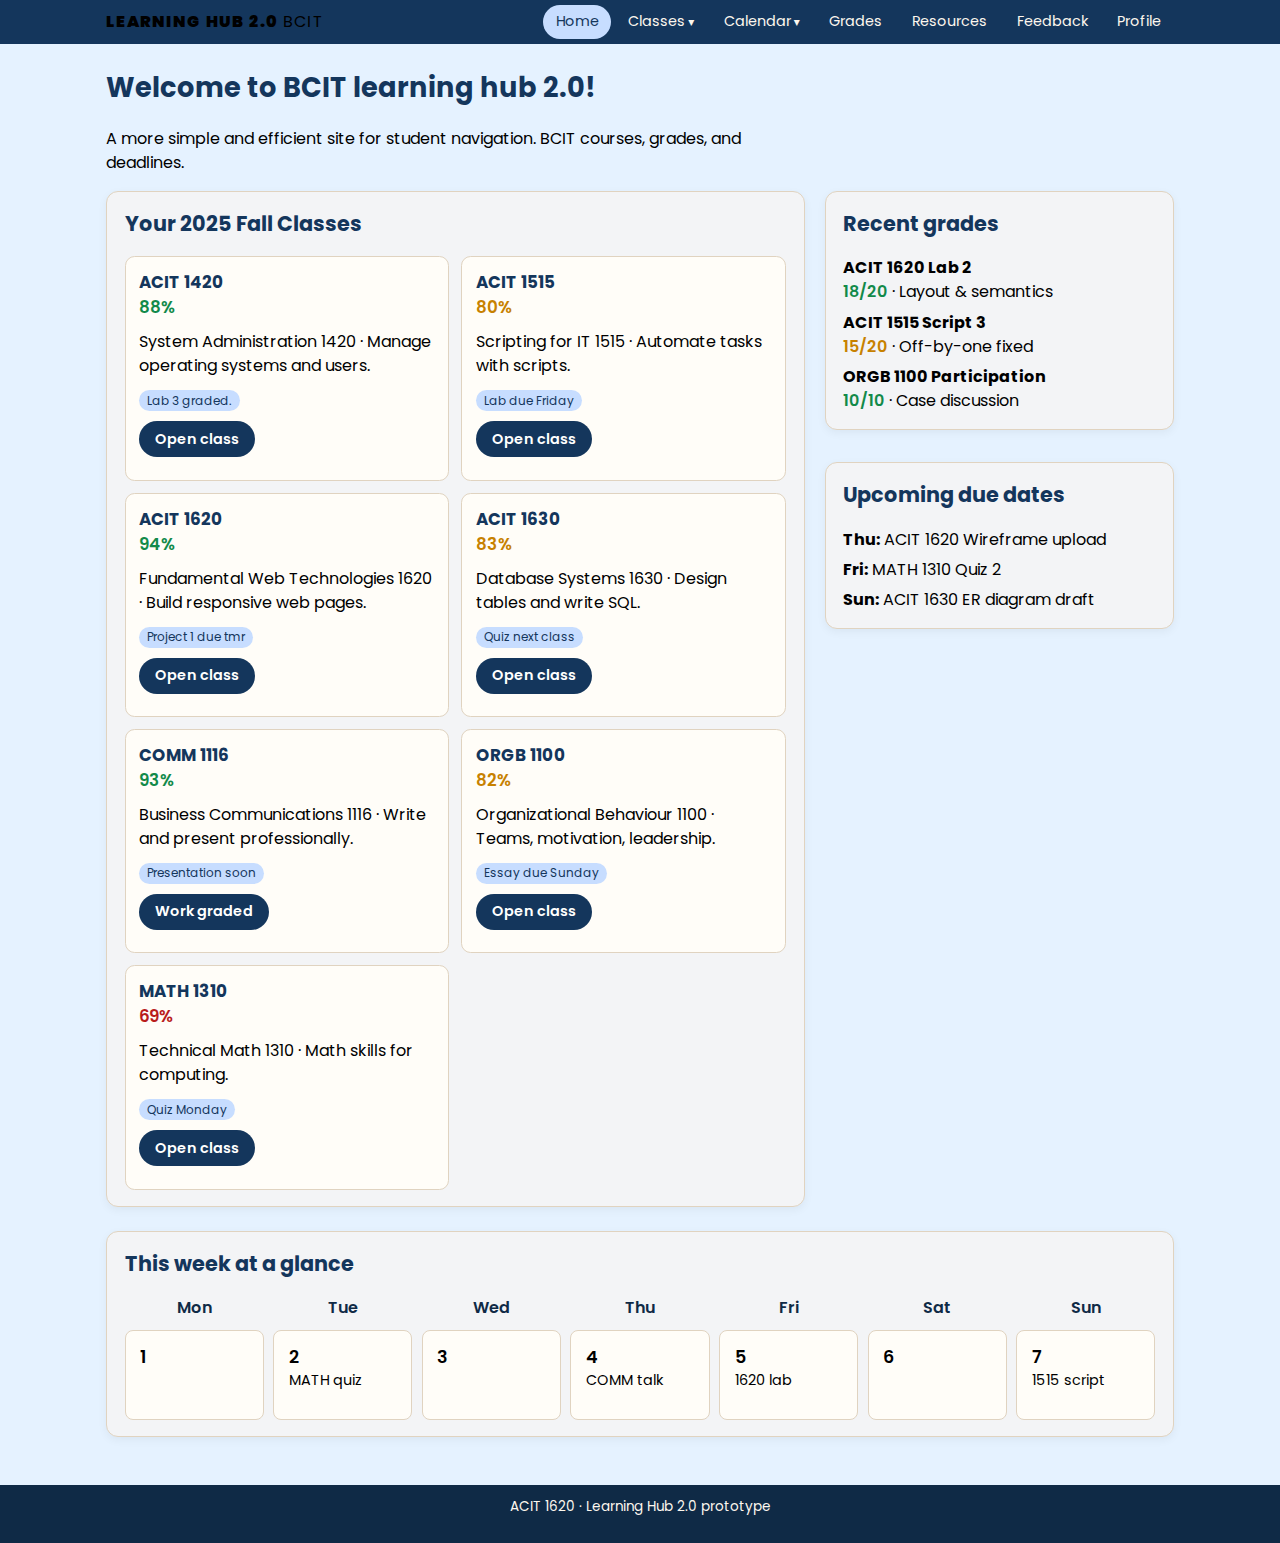
<file: html/index.html>
<!DOCTYPE html>
<html lang="en">
    <head>
        <meta charset="UTF-8" />
        <title>Learning Hub 2.0 Home</title>
        <meta name="viewport" content="width=device-width, initial-scale=1" />
        <link rel="preconnect" href="https://fonts.googleapis.com" />
        <link rel="preconnect" href="https://fonts.gstatic.com" crossorigin />
        <link
            href="https://fonts.googleapis.com/css2?family=Poppins:wght@400;500;600;700&display=swap"
            rel="stylesheet"
        />
        <link rel="stylesheet" href="../styles/styles.css" />
    </head>
    <body>
        <header class="site-header">
            <div class="nav-inner">
                <a href="index.html" class="nav-brand">Learning Hub 2.0 <span>BCIT</span></a>
                <input type="checkbox" id="nav-check" class="nav-check" />
                <label for="nav-check" class="nav-toggle">Menu</label>
                <nav aria-label="Main navigation">
                    <ul class="nav-menu">
                        <li class="current">
                            <a href="index.html">Home</a>
                        </li>
                        <li class="has-sub">
                            <a href="class.html">Classes</a>
                            <ul class="sub-menu">
                                <li><a href="class.html">ACIT 1420 System Admin</a></li>
                                <li><a href="class.html">ACIT 1515 Scripting for IT</a></li>
                                <li><a href="class.html">ACIT 1620 Web Tech</a></li>
                                <li><a href="class.html">ACIT 1630 Database</a></li>
                                <li><a href="class.html">COMM 1116 Business Comm</a></li>
                                <li><a href="class.html">ORGB 1100 Org Behaviour</a></li>
                                <li><a href="class.html">MATH 1310 Tech Math</a></li>
                            </ul>
                        </li>
                        <li class="has-sub">
                            <a href="calendar.html">Calendar</a>
                            <ul class="sub-menu">
                                <li><a href="#week">Weekly view</a></li>
                                <li><a href="calendar.html">Month view</a></li>
                            </ul>
                        </li>
                        <li><a href="grades.html">Grades</a></li>
                        <li><a href="resources.html">Resources</a></li>
                        <li><a href="feedback.html">Feedback</a></li>
                        <li><a href="profile.html">Profile</a></li>
                    </ul>
                </nav>
            </div>
        </header>

        <main>
            <div class="container">
                <section class="hero" aria-labelledby="home-heading">
                    <h1 id="home-heading">Welcome to BCIT learning hub 2.0!</h1>
                    <p>
                        A more simple and efficient site for student navigation. BCIT courses,
                        grades, and deadlines.
                    </p>
                </section>

                <section class="home-main" aria-label="Dashboard">
                    <div class="home-left">
                        <section class="card" aria-labelledby="classes-heading">
                            <h2 id="classes-heading">Your 2025 Fall Classes</h2>
                            <div class="class-grid">
                                <article class="class-item">
                                    <h3 class="class-item-title">ACIT 1420 <p class="grade-good">88%</p></h3>
                                    <p>System Administration 1420 · Manage operating systems and users.</p>
                                    <p><span class="badge">Lab 3 graded.</span></p>
                                    <p><a href="class.html" class="btn">Open class</a></p>
                                </article>

                                <article class="class-item">
                                    <h3 class="class-item-title">ACIT 1515<p class="grade-ok">80%</p></h3>
                                    <p>Scripting for IT 1515 · Automate tasks with scripts.</p>
                                    <p><span class="badge">Lab due Friday</span></p>
                                    <p><a href="class.html" class="btn">Open class</a></p>
                                </article>

                                <article class="class-item">
                                    <h3 class="class-item-title">ACIT 1620<p class="grade-good">94%</p></h3>
                                    <p>Fundamental Web Technologies 1620 · Build responsive web pages.</p>
                                    <p><span class="badge">Project 1 due tmr</span></p>
                                    <p><a href="class.html" class="btn">Open class</a></p>
                                </article>

                                <article class="class-item">
                                    <h3 class="class-item-title">ACIT 1630<p class="grade-ok">83%</p></h3>
                                    <p>Database Systems 1630 · Design tables and write SQL.</p>
                                    <p><span class="badge">Quiz next class</span></p>
                                    <p><a href="class.html" class="btn">Open class</a></p>
                                </article>

                                <article class="class-item">
                                    <h3 class="class-item-title">COMM 1116<p class="grade-good">93%</p></h3>
                                    <p>Business Communications 1116 · Write and present professionally.</p>
                                    <p><span class="badge">Presentation soon</span></p>
                                    <p><a href="class.html" class="btn">Work graded</a></p>
                                </article>

                                <article class="class-item">
                                    <h3 class="class-item-title">ORGB 1100<p class="grade-ok">82%</p></h3>
                                    <p>Organizational Behaviour 1100 · Teams, motivation, leadership.</p>
                                    <p><span class="badge">Essay due Sunday</span></p>
                                    <p><a href="class.html" class="btn">Open class</a></p>
                                </article>

                                <article class="class-item">
                                    <h3 class="class-item-title">MATH 1310<p class="grade-low">69%</p></h3>
                                    <p>Technical Math 1310 · Math skills for computing.</p>
                                    <p><span class="badge">Quiz Monday</span></p>
                                    <p><a href="class.html" class="btn">Open class</a></p>
                                </article>
                            </div>
                        </section>
                    </div>

                    <aside class="home-right" aria-label="Grades and reminders">
                        <section class="card" aria-labelledby="recent-grades-heading">
                            <h2 id="recent-grades-heading">Recent grades</h2>
                            <ul class="list">
                                <li>
                                    <strong>ACIT 1620 Lab 2</strong><br />
                                    <span class="grade-good">18/20</span> · Layout &amp; semantics
                                </li>
                                <li>
                                    <strong>ACIT 1515 Script 3</strong><br />
                                    <span class="grade-ok">15/20</span> · Off-by-one fixed
                                </li>
                                <li>
                                    <strong>ORGB 1100 Participation</strong><br />
                                    <span class="grade-good">10/10</span> · Case discussion
                                </li>
                            </ul>
                        </section>

                        <section class="card" aria-labelledby="upcoming-heading">
                            <h2 id="upcoming-heading">Upcoming due dates</h2>
                            <ul class="list">
                                <li>
                                    <strong>Thu:</strong> ACIT 1620 Wireframe upload
                                </li>
                                <li>
                                    <strong>Fri:</strong> MATH 1310 Quiz 2
                                </li>
                                <li>
                                    <strong>Sun:</strong> ACIT 1630 ER diagram draft
                                </li>
                            </ul>
                        </section>
                    </aside>
                </section>

                <section class="card" id="week" aria-labelledby="week-heading">
                    <h2 id="week-heading">This week at a glance</h2>
                    <div class="week-grid" aria-label="Weekly calendar">
                        <div class="week-day">Mon</div>
                        <div class="week-day">Tue</div>
                        <div class="week-day">Wed</div>
                        <div class="week-day">Thu</div>
                        <div class="week-day">Fri</div>
                        <div class="week-day">Sat</div>
                        <div class="week-day">Sun</div>

                        <div class="week-cell">
                            <span class="week-date">1</span>
                        </div>
                        <div class="week-cell">
                            <span class="week-date">2</span>
                            <span class="week-label">MATH quiz</span>
                        </div>
                        <div class="week-cell">
                            <span class="week-date">3</span>
                        </div>
                        <div class="week-cell">
                            <span class="week-date">4</span>
                            <span class="week-label">COMM talk</span>
                        </div>
                        <div class="week-cell">
                            <span class="week-date">5</span>
                            <span class="week-label">1620 lab</span>
                        </div>
                        <div class="week-cell">
                            <span class="week-date">6</span>
                        </div>
                        <div class="week-cell">
                            <span class="week-date">7</span>
                            <span class="week-label">1515 script</span>
                        </div>
                    </div>
                </section>
            </div>
        </main>

        <footer>
            <p>ACIT 1620 · Learning Hub 2.0 prototype</p>
        </footer>
    </body>
</html>
</file>
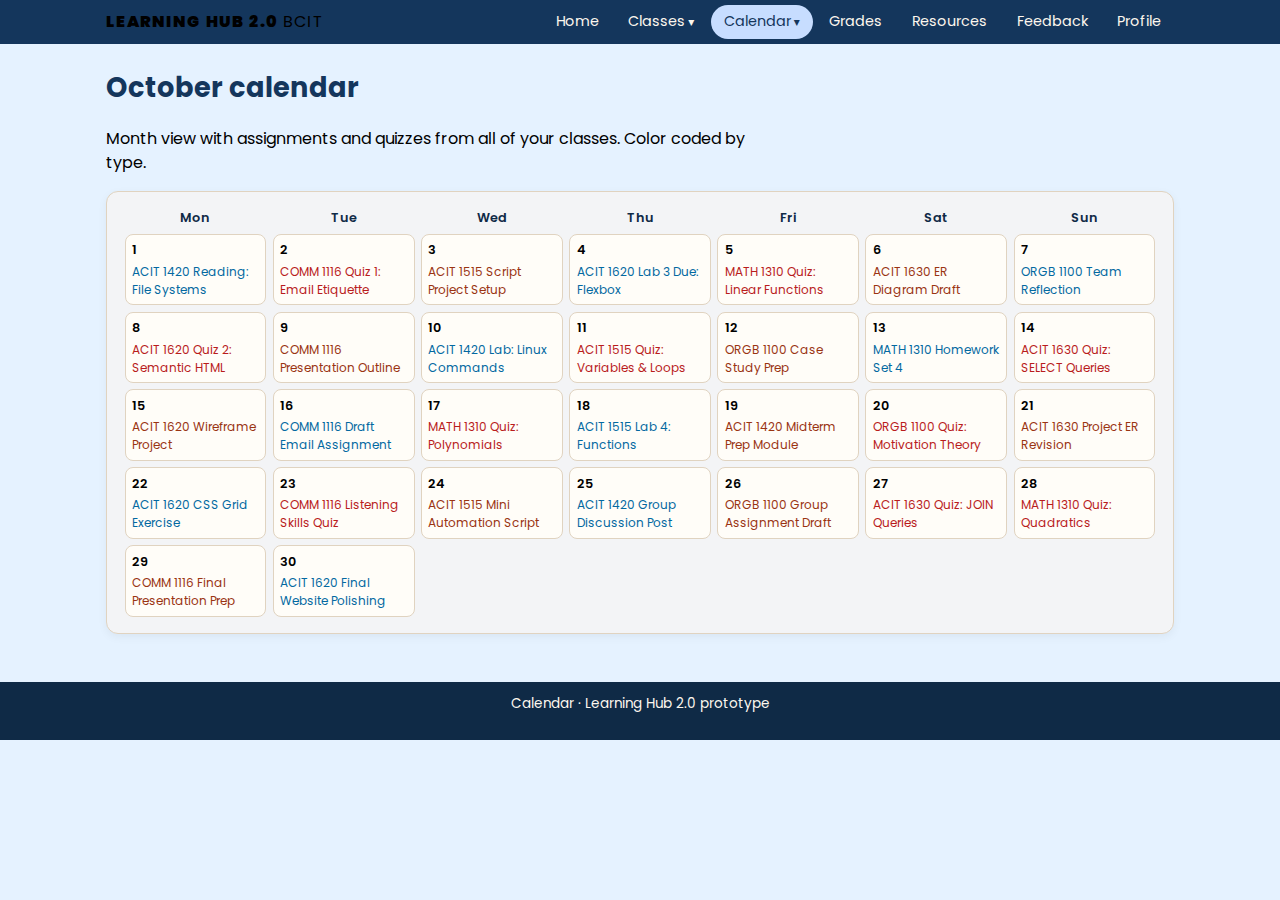
<file: html/calendar.html>
<!DOCTYPE html>
<html lang="en">
    <head>
        <meta charset="UTF-8" />
        <title>Learning Hub 2.0 - Calendar</title>
        <meta name="viewport" content="width=device-width, initial-scale=1" />
        <link rel="preconnect" href="https://fonts.googleapis.com" />
        <link rel="preconnect" href="https://fonts.gstatic.com" crossorigin />
        <link
            href="https://fonts.googleapis.com/css2?family=Poppins:wght@400;500;600;700&display=swap"
            rel="stylesheet"
        />
        <link rel="stylesheet" href="../styles/styles.css" />
    </head>
    <body>
        <header class="site-header">
            <div class="nav-inner">
                <a href="index.html" class="nav-brand">Learning Hub 2.0 <span>BCIT</span></a>

                <input type="checkbox" id="nav-check" class="nav-check" />
                <label for="nav-check" class="nav-toggle">Menu</label>

                <nav aria-label="Main navigation">
                    <ul class="nav-menu">
                        <li><a href="index.html">Home</a></li>

                        <li class="has-sub">
                            <a href="class.html">Classes</a>
                            <ul class="sub-menu">
                                <li><a href="class.html">ACIT 1420 - System Admin</a></li>
                                <li><a href="class.html">ACIT 1515 - Scripting for IT</a></li>
                                <li><a href="class.html">ACIT 1620 - Web Tech</a></li>
                                <li><a href="class.html">ACIT 1630 - Database</a></li>
                                <li><a href="class.html">COMM 1116 - Business Comm</a></li>
                                <li><a href="class.html">ORGB 1100 - Org Behaviour</a></li>
                                <li><a href="class.html">MATH 1310 - Tech Math</a></li>
                            </ul>
                        </li>

                        <li class="has-sub current">
                            <a href="calendar.html">Calendar</a>
                            <ul class="sub-menu">
                                <li><a href="index.html#week">Weekly view</a></li>
                                <li><a href="calendar.html">Month view</a></li>
                            </ul>
                        </li>

                        <li><a href="grades.html">Grades</a></li>
                        <li><a href="resources.html">Resources</a></li>
                        <li><a href="feedback.html">Feedback</a></li>
                        <li><a href="profile.html">Profile</a></li>
                    </ul>
                </nav>
            </div>
        </header>

        <main>
            <div class="container">
                <section class="hero">
                    <h1>October calendar</h1>
                    <p>
                        Month view with assignments and quizzes from all of your
                        classes. Color coded by type.
                    </p>
                </section>

                <section class="card">
                    <div class="month-grid" aria-label="Month calendar">
                       
                        <div class="month-day-label">Mon</div>
                        <div class="month-day-label">Tue</div>
                        <div class="month-day-label">Wed</div>
                        <div class="month-day-label">Thu</div>
                        <div class="month-day-label">Fri</div>
                        <div class="month-day-label">Sat</div>
                        <div class="month-day-label">Sun</div>

                       
                        <div class="month-cell">
                            <span class="month-date">1</span>
                            <span class="month-item hw">ACIT 1420 Reading: File Systems</span>
                        </div>
                        <div class="month-cell">
                            <span class="month-date">2</span>
                            <span class="month-item quiz">COMM 1116 Quiz 1: Email Etiquette</span>
                        </div>
                        <div class="month-cell">
                            <span class="month-date">3</span>
                            <span class="month-item project">ACIT 1515 Script Project Setup</span>
                        </div>
                        <div class="month-cell">
                            <span class="month-date">4</span>
                            <span class="month-item hw">ACIT 1620 Lab 3 Due: Flexbox</span>
                        </div>
                        <div class="month-cell">
                            <span class="month-date">5</span>
                            <span class="month-item quiz">MATH 1310 Quiz: Linear Functions</span>
                        </div>
                        <div class="month-cell">
                            <span class="month-date">6</span>
                            <span class="month-item project">ACIT 1630 ER Diagram Draft</span>
                        </div>
                        <div class="month-cell">
                            <span class="month-date">7</span>
                            <span class="month-item hw">ORGB 1100 Team Reflection</span>
                        </div>

                       
                        <div class="month-cell">
                            <span class="month-date">8</span>
                            <span class="month-item quiz">ACIT 1620 Quiz 2: Semantic HTML</span>
                        </div>
                        <div class="month-cell">
                            <span class="month-date">9</span>
                            <span class="month-item project">COMM 1116 Presentation Outline</span>
                        </div>
                        <div class="month-cell">
                            <span class="month-date">10</span>
                            <span class="month-item hw">ACIT 1420 Lab: Linux Commands</span>
                        </div>
                        <div class="month-cell">
                            <span class="month-date">11</span>
                            <span class="month-item quiz">ACIT 1515 Quiz: Variables & Loops</span>
                        </div>
                        <div class="month-cell">
                            <span class="month-date">12</span>
                            <span class="month-item project">ORGB 1100 Case Study Prep</span>
                        </div>
                        <div class="month-cell">
                            <span class="month-date">13</span>
                            <span class="month-item hw">MATH 1310 Homework Set 4</span>
                        </div>
                        <div class="month-cell">
                            <span class="month-date">14</span>
                            <span class="month-item quiz">ACIT 1630 Quiz: SELECT Queries</span>
                        </div>

                      
                        <div class="month-cell">
                            <span class="month-date">15</span>
                            <span class="month-item project">ACIT 1620 Wireframe Project</span>
                        </div>
                        <div class="month-cell">
                            <span class="month-date">16</span>
                            <span class="month-item hw">COMM 1116 Draft Email Assignment</span>
                        </div>
                        <div class="month-cell">
                            <span class="month-date">17</span>
                            <span class="month-item quiz">MATH 1310 Quiz: Polynomials</span>
                        </div>
                        <div class="month-cell">
                            <span class="month-date">18</span>
                            <span class="month-item hw">ACIT 1515 Lab 4: Functions</span>
                        </div>
                        <div class="month-cell">
                            <span class="month-date">19</span>
                            <span class="month-item project">ACIT 1420 Midterm Prep Module</span>
                        </div>
                        <div class="month-cell">
                            <span class="month-date">20</span>
                            <span class="month-item quiz">ORGB 1100 Quiz: Motivation Theory</span>
                        </div>
                        <div class="month-cell">
                            <span class="month-date">21</span>
                            <span class="month-item project">ACIT 1630 Project ER Revision</span>
                        </div>

                   
                        <div class="month-cell">
                            <span class="month-date">22</span>
                            <span class="month-item hw">ACIT 1620 CSS Grid Exercise</span>
                        </div>
                        <div class="month-cell">
                            <span class="month-date">23</span>
                            <span class="month-item quiz">COMM 1116 Listening Skills Quiz</span>
                        </div>
                        <div class="month-cell">
                            <span class="month-date">24</span>
                            <span class="month-item project">ACIT 1515 Mini Automation Script</span>
                        </div>
                        <div class="month-cell">
                            <span class="month-date">25</span>
                            <span class="month-item hw">ACIT 1420 Group Discussion Post</span>
                        </div>
                        <div class="month-cell">
                            <span class="month-date">26</span>
                            <span class="month-item project">ORGB 1100 Group Assignment Draft</span>
                        </div>
                        <div class="month-cell">
                            <span class="month-date">27</span>
                            <span class="month-item quiz">ACIT 1630 Quiz: JOIN Queries</span>
                        </div>
                        <div class="month-cell">
                            <span class="month-date">28</span>
                            <span class="month-item quiz">MATH 1310 Quiz: Quadratics</span>
                        </div>

                   
                        <div class="month-cell">
                            <span class="month-date">29</span>
                            <span class="month-item project">COMM 1116 Final Presentation Prep</span>
                        </div>
                        <div class="month-cell">
                            <span class="month-date">30</span>
                            <span class="month-item hw">ACIT 1620 Final Website Polishing</span>
                        </div>
                    </div>
                </section>
            </div>
        </main>

        <footer>
            <p>Calendar · Learning Hub 2.0 prototype</p>
        </footer>
    </body>
</html>
</file>
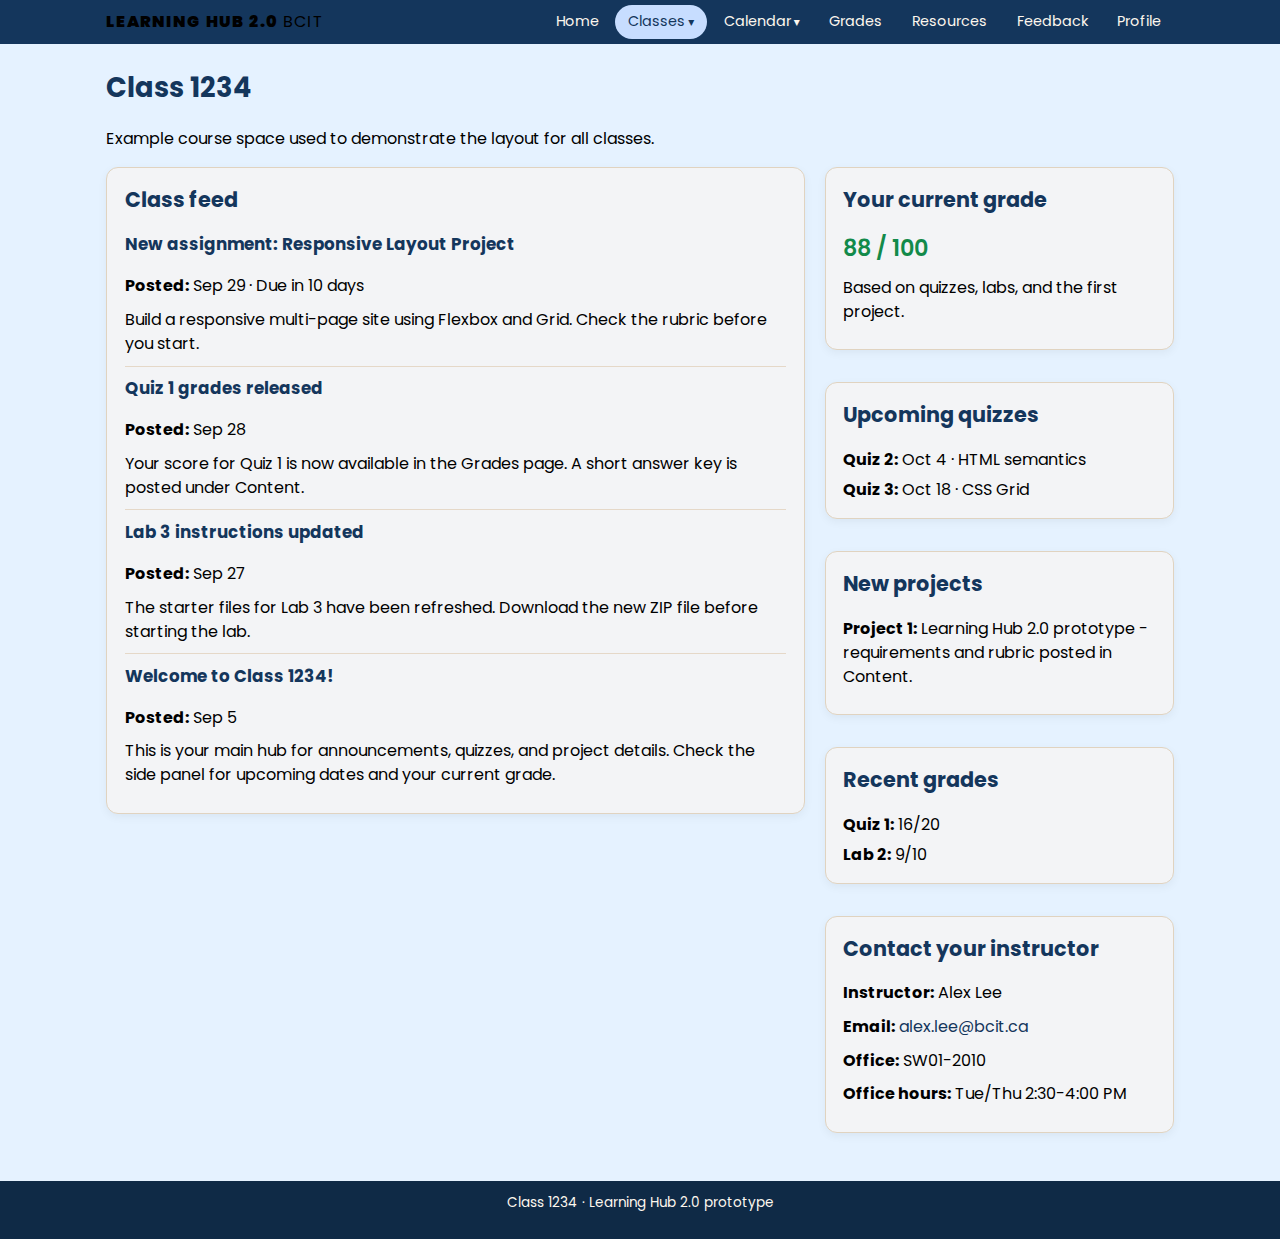
<file: html/class.html>
<!DOCTYPE html>
<html lang="en">
    <head>
        <meta charset="UTF-8" />
        <title>Learning Hub 2.0 - Class 1234</title>
        <meta name="viewport" content="width=device-width, initial-scale=1" />
        <link rel="preconnect" href="https://fonts.googleapis.com" />
        <link rel="preconnect" href="https://fonts.gstatic.com" crossorigin />
        <link
            href="https://fonts.googleapis.com/css2?family=Poppins:wght@400;500;600;700&display=swap"
            rel="stylesheet"
        />
        <link rel="stylesheet" href="../styles/styles.css" />
    </head>
    <body>
        <header class="site-header">
            <div class="nav-inner">
                <a href="index.html" class="nav-brand">Learning Hub 2.0 <span>BCIT</span></a>

                <input type="checkbox" id="nav-check" class="nav-check" />
                <label for="nav-check" class="nav-toggle">Menu</label>

                <nav aria-label="Main navigation">
                    <ul class="nav-menu">
                        <li>
                            <a href="index.html">Home</a>
                        </li>

                        <li class="has-sub current">
                            <a href="class.html">Classes</a>
                            <ul class="sub-menu">
                                <li>
                                    <a href="class.html">ACIT 1420 - System Admin</a>
                                </li>
                                <li>
                                    <a href="class.html">ACIT 1515 - Scripting for IT</a>
                                </li>
                                <li>
                                    <a href="class.html">ACIT 1620 - Web Tech</a>
                                </li>
                                <li>
                                    <a href="class.html">ACIT 1630 - Database</a>
                                </li>
                                <li>
                                    <a href="class.html">COMM 1116 - Business Comm</a>
                                </li>
                                <li>
                                    <a href="class.html">ORGB 1100 - Org Behaviour</a>
                                </li>
                                <li>
                                    <a href="class.html">MATH 1310 - Tech Math</a>
                                </li>
                            </ul>
                        </li>

                        <li class="has-sub">
                            <a href="calendar.html">Calendar</a>
                            <ul class="sub-menu">
                                <li>
                                    <a href="index.html#week">Weekly view</a>
                                </li>
                                <li>
                                    <a href="calendar.html">Month view</a>
                                </li>
                            </ul>
                        </li>

                        <li>
                            <a href="grades.html">Grades</a>
                        </li>
                        <li>
                            <a href="resources.html">Resources</a>
                        </li>
                        <li>
                            <a href="feedback.html">Feedback</a>
                        </li>
                        <li>
                            <a href="profile.html">Profile</a>
                        </li>
                    </ul>
                </nav>
            </div>
        </header>

        <main>
            <div class="container">
                <section class="hero">
                    <h1>Class 1234</h1>
                    <p>
                        Example course space used to demonstrate the layout for all classes.
                    </p>
                </section>

                <section class="class-layout">
                    <article class="card" aria-labelledby="feed-heading">
                        <h2 id="feed-heading">Class feed</h2>
                        <ul class="feed-list">
                            <li>
                                <h3>New assignment: Responsive Layout Project</h3>
                                <p>
                                    <strong>Posted:</strong> Sep 29 · Due in 10 days
                                </p>
                                <p>
                                    Build a responsive multi-page site using Flexbox and Grid. Check
                                    the rubric before you start.
                                </p>
                            </li>
                            <li>
                                <h3>Quiz 1 grades released</h3>
                                <p>
                                    <strong>Posted:</strong> Sep 28
                                </p>
                                <p>
                                    Your score for Quiz 1 is now available in the Grades page. A short
                                    answer key is posted under Content.
                                </p>
                            </li>
                            <li>
                                <h3>Lab 3 instructions updated</h3>
                                <p>
                                    <strong>Posted:</strong> Sep 27
                                </p>
                                <p>
                                    The starter files for Lab 3 have been refreshed. Download the new
                                    ZIP file before starting the lab.
                                </p>
                            </li>
                            <li>
                                <h3>Welcome to Class 1234!</h3>
                                <p>
                                    <strong>Posted:</strong> Sep 5
                                </p>
                                <p>
                                    This is your main hub for announcements, quizzes, and project
                                    details. Check the side panel for upcoming dates and your current
                                    grade.
                                </p>
                            </li>
                        </ul>
                    </article>

                    <aside class="home-right" aria-label="Class summary">
                        <section class="card">
                            <h2>Your current grade</h2>
                            <p class="grade-good" style="font-size: 1.4rem;">88 / 100</p>
                            <p>Based on quizzes, labs, and the first project.</p>
                        </section>

                        <section class="card">
                            <h2>Upcoming quizzes</h2>
                            <ul class="list">
                                <li>
                                    <strong>Quiz 2:</strong> Oct 4 · HTML semantics
                                </li>
                                <li>
                                    <strong>Quiz 3:</strong> Oct 18 · CSS Grid
                                </li>
                            </ul>
                        </section>

                        <section class="card">
                            <h2>New projects</h2>
                            <p>
                                <strong>Project 1:</strong> Learning Hub 2.0 prototype - requirements
                                and rubric posted in Content.
                            </p>
                        </section>

                        <section class="card">
                            <h2>Recent grades</h2>
                            <ul class="list">
                                <li>
                                    <strong>Quiz 1:</strong> 16/20
                                </li>
                                <li>
                                    <strong>Lab 2:</strong> 9/10
                                </li>
                            </ul>
                        </section>

                        <section class="card">
                            <h2>Contact your instructor</h2>
                            <p>
                                <strong>Instructor:</strong> Alex Lee
                            </p>
                            <p>
                                <strong>Email:</strong>
                                <a href="mailto:alex.lee@bcit.ca">alex.lee@bcit.ca</a>
                            </p>
                            <p>
                                <strong>Office:</strong> SW01-2010
                            </p>
                            <p>
                                <strong>Office hours:</strong> Tue/Thu 2:30-4:00 PM
                            </p>
                        </section>
                    </aside>
                </section>
            </div>
        </main>

        <footer>
            <p>Class 1234 · Learning Hub 2.0 prototype</p>
        </footer>
    </body>
</html>
</file>
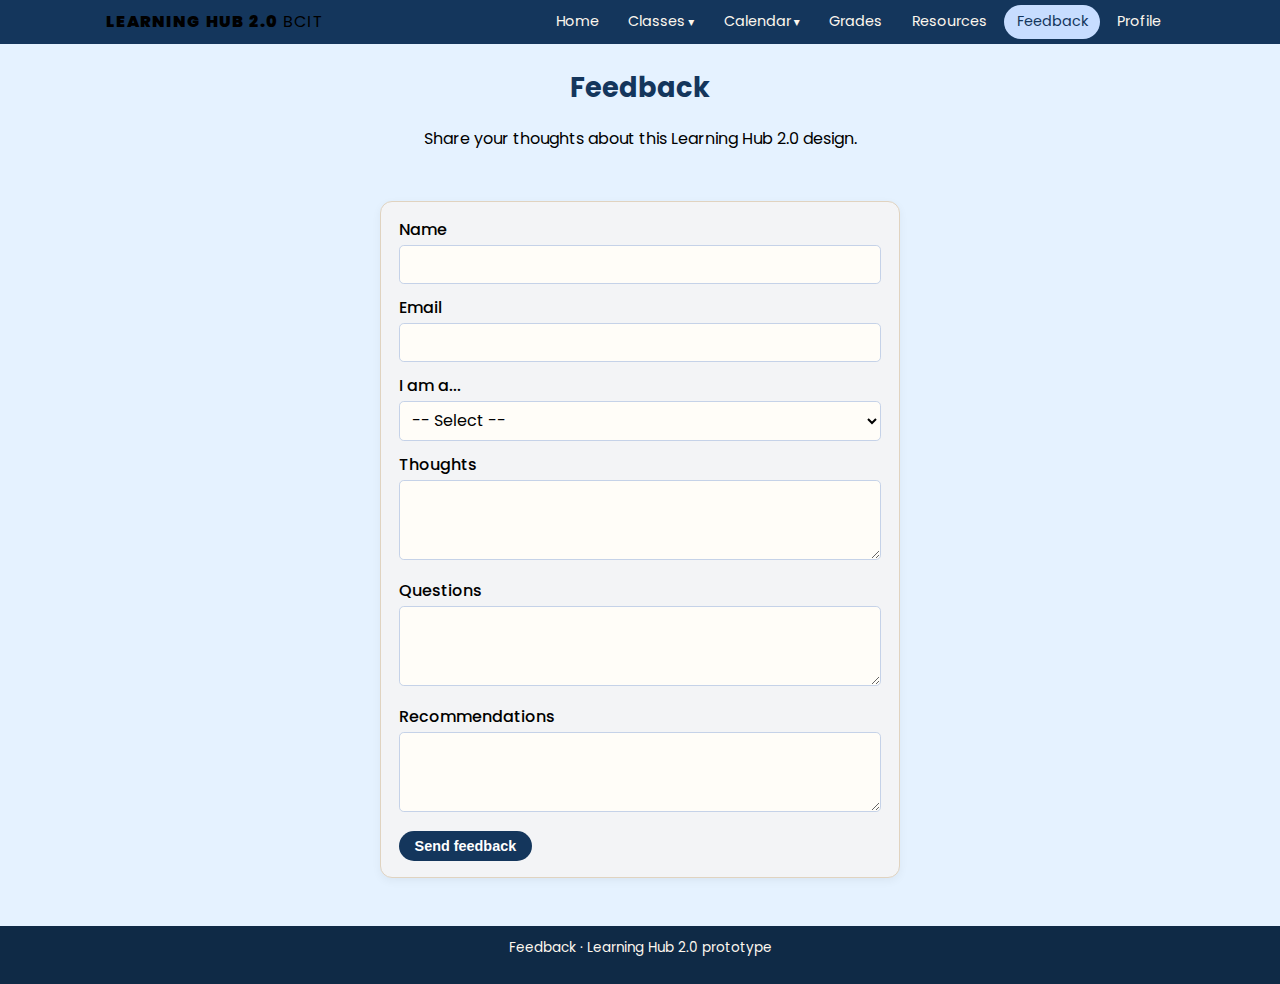
<file: html/feedback.html>
<!DOCTYPE html>
<html lang="en">
    <head>
        <meta charset="UTF-8" />
        <title>Learning Hub 2.0 - Feedback</title>
        <meta name="viewport" content="width=device-width, initial-scale=1" />
        <link rel="preconnect" href="https://fonts.googleapis.com" />
        <link rel="preconnect" href="https://fonts.gstatic.com" crossorigin />
        <link
            href="https://fonts.googleapis.com/css2?family=Poppins:wght@400;500;600;700&display=swap"
            rel="stylesheet"
        />
        <link rel="stylesheet" href="../styles/styles.css" />
    </head>
    <body>
        <header class="site-header">
            <div class="nav-inner">
                <a href="index.html" class="nav-brand">Learning Hub 2.0 <span>BCIT</span></a>

                <input type="checkbox" id="nav-check" class="nav-check" />
                <label for="nav-check" class="nav-toggle">Menu</label>

                <nav aria-label="Main navigation">
                    <ul class="nav-menu">
                        <li>
                            <a href="index.html">Home</a>
                        </li>

                        <li class="has-sub">
                            <a href="class.html">Classes</a>
                            <ul class="sub-menu">
                                <li><a href="class.html">ACIT 1420 - System Admin</a></li>
                                <li><a href="class.html">ACIT 1515 - Scripting for IT</a></li>
                                <li><a href="class.html">ACIT 1620 - Web Tech</a></li>
                                <li><a href="class.html">ACIT 1630 - Database</a></li>
                                <li><a href="class.html">COMM 1116 - Business Comm</a></li>
                                <li><a href="class.html">ORGB 1100 - Org Behaviour</a></li>
                                <li><a href="class.html">MATH 1310 - Tech Math</a></li>
                            </ul>
                        </li>

                        <li class="has-sub">
                            <a href="calendar.html">Calendar</a>
                            <ul class="sub-menu">
                                <li><a href="index.html#week">Weekly view</a></li>
                                <li><a href="calendar.html">Month view</a></li>
                            </ul>
                        </li>

                        <li>
                            <a href="grades.html">Grades</a>
                        </li>
                        <li>
                            <a href="resources.html">Resources</a>
                        </li>
                        <li class="current">
                            <a href="feedback.html">Feedback</a>
                        </li>
                        <li>
                            <a href="profile.html">Profile</a>
                        </li>
                    </ul>
                </nav>
            </div>
        </header>

        <main>
            <div class="container feedback-page">
                <section class="hero">
                    <h1>Feedback</h1>
                    <p>Share your thoughts about this Learning Hub 2.0 design.</p>
                </section>

                <section class="card">
                    <form action="thankyou.html" method="get">
                        <div class="form-row">
                            <label for="name">Name</label>
                            <input id="name" name="name" type="text" />
                        </div>

                        <div class="form-row">
                            <label for="email">Email</label>
                            <input id="email" name="email" type="email" />
                        </div>

                        <div class="form-row">
                            <label for="role">I am a...</label>
                            <select id="role" name="role">
                                <option value="">-- Select --</option>
                                <option value="student">Student</option>
                                <option value="teacher">Teacher</option>
                            </select>
                        </div>

                        <div class="form-row">
                            <label for="thoughts">Thoughts</label>
                            <textarea id="thoughts" name="thoughts"></textarea>
                        </div>

                        <div class="form-row">
                            <label for="questions">Questions</label>
                            <textarea id="questions" name="questions"></textarea>
                        </div>

                        <div class="form-row">
                            <label for="recommendations">Recommendations</label>
                            <textarea id="recommendations" name="recommendations"></textarea>
                        </div>

                        <button type="submit">Send feedback</button>
                    </form>
                </section>
            </div>
        </main>

        <footer>
            <p>Feedback · Learning Hub 2.0 prototype</p>
        </footer>
    </body>
</html>
</file>
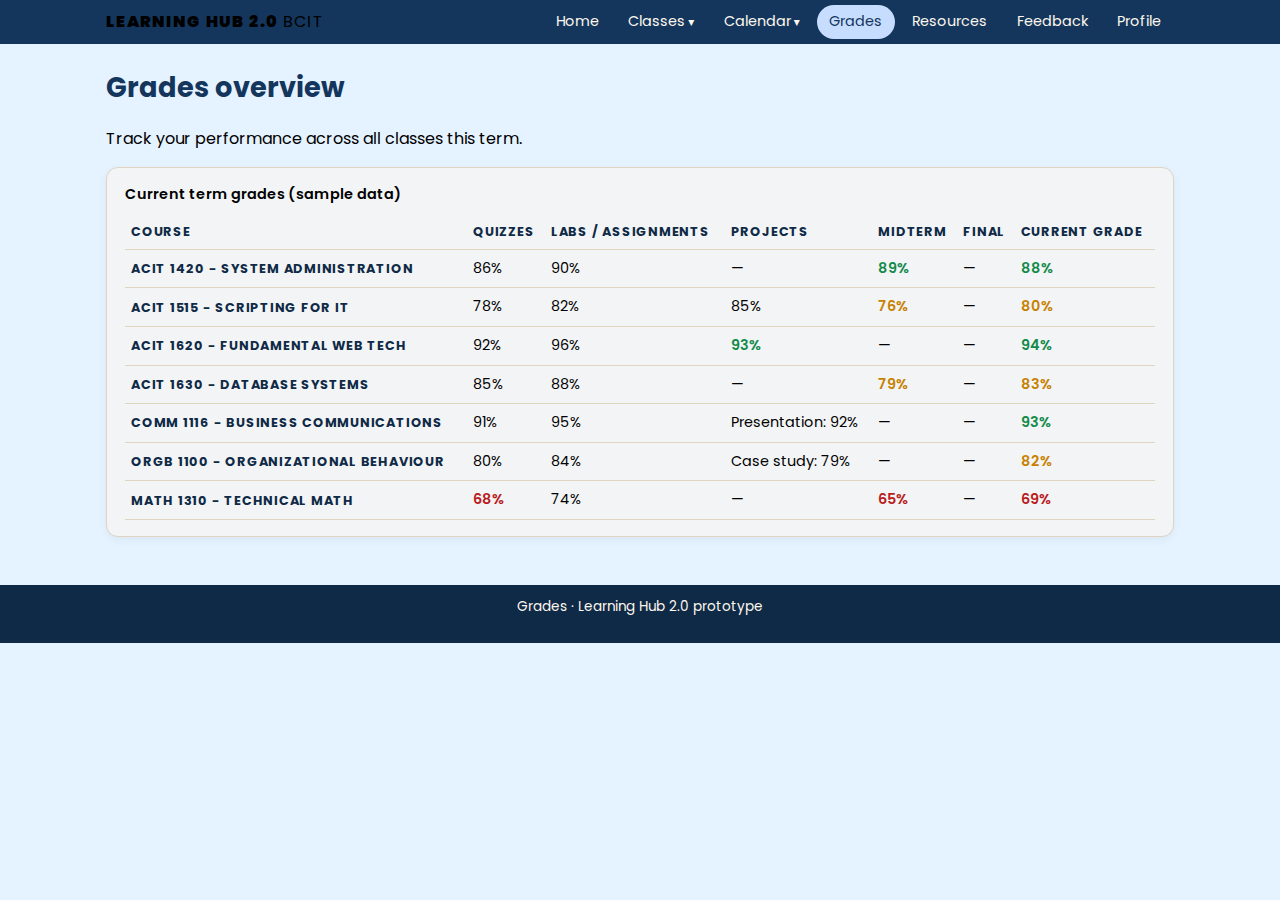
<file: html/grades.html>
<!DOCTYPE html>
<html lang="en">
    <head>
        <meta charset="UTF-8" />
        <title>Learning Hub 2.0 - Grades</title>
        <meta name="viewport" content="width=device-width, initial-scale=1" />
        <link rel="preconnect" href="https://fonts.googleapis.com" />
        <link rel="preconnect" href="https://fonts.gstatic.com" crossorigin />
        <link
            href="https://fonts.googleapis.com/css2?family=Poppins:wght@400;500;600;700&display=swap"
            rel="stylesheet"
        />
        <link rel="stylesheet" href="../styles/styles.css" />
    </head>
    <body>
        <header class="site-header">
            <div class="nav-inner">
                <a href="index.html" class="nav-brand">Learning Hub 2.0 <span>BCIT</span></a>

                <input type="checkbox" id="nav-check" class="nav-check" />
                <label for="nav-check" class="nav-toggle">Menu</label>

                <nav aria-label="Main navigation">
                    <ul class="nav-menu">
                        <li><a href="index.html">Home</a></li>

                        <li class="has-sub">
                            <a href="class.html">Classes</a>
                            <ul class="sub-menu">
                                <li><a href="class.html">ACIT 1420 - System Admin</a></li>
                                <li><a href="class.html">ACIT 1515 - Scripting for IT</a></li>
                                <li><a href="class.html">ACIT 1620 - Web Tech</a></li>
                                <li><a href="class.html">ACIT 1630 - Database</a></li>
                                <li><a href="class.html">COMM 1116 - Business Comm</a></li>
                                <li><a href="class.html">ORGB 1100 - Org Behaviour</a></li>
                                <li><a href="class.html">MATH 1310 - Tech Math</a></li>
                            </ul>
                        </li>

                        <li class="has-sub">
                            <a href="calendar.html">Calendar</a>
                            <ul class="sub-menu">
                                <li><a href="index.html#week">Weekly view</a></li>
                                <li><a href="calendar.html">Month view</a></li>
                            </ul>
                        </li>

                        <li class="current"><a href="grades.html">Grades</a></li>
                        <li><a href="resources.html">Resources</a></li>
                        <li><a href="feedback.html">Feedback</a></li>
                        <li><a href="profile.html">Profile</a></li>
                    </ul>
                </nav>
            </div>
        </header>

        <main>
            <div class="container">
                <section class="hero">
                    <h1>Grades overview</h1>
                    <p>Track your performance across all classes this term.</p>
                </section>

                <section class="card">
                    <table class="grades-table">
                        <caption>
                            Current term grades (sample data)
                        </caption>
                        <thead>
                            <tr>
                                <th scope="col">Course</th>
                                <th scope="col">Quizzes</th>
                                <th scope="col">Labs / Assignments</th>
                                <th scope="col">Projects</th>
                                <th scope="col">Midterm</th>
                                <th scope="col">Final</th>
                                <th scope="col">Current grade</th>
                            </tr>
                        </thead>
                        <tbody>
                            <tr>
                                <th scope="row">ACIT 1420 - System Administration</th>
                                <td data-label="Quizzes">86%</td>
                                <td data-label="Labs / Assignments">90%</td>
                                <td data-label="Projects">—</td>
                                <td data-label="Midterm" class="grade-good">89%</td>
                                <td data-label="Final">—</td>
                                <td data-label="Current grade" class="grade-good">88%</td>
                            </tr>
                            <tr>
                                <th scope="row">ACIT 1515 - Scripting for IT</th>
                                <td data-label="Quizzes">78%</td>
                                <td data-label="Labs / Assignments">82%</td>
                                <td data-label="Projects">85%</td>
                                <td data-label="Midterm" class="grade-ok">76%</td>
                                <td data-label="Final">—</td>
                                <td data-label="Current grade" class="grade-ok">80%</td>
                            </tr>
                            <tr>
                                <th scope="row">ACIT 1620 - Fundamental Web Tech</th>
                                <td data-label="Quizzes">92%</td>
                                <td data-label="Labs / Assignments">96%</td>
                                <td data-label="Projects" class="grade-good">93%</td>
                                <td data-label="Midterm">—</td>
                                <td data-label="Final">—</td>
                                <td data-label="Current grade" class="grade-good">94%</td>
                            </tr>
                            <tr>
                                <th scope="row">ACIT 1630 - Database Systems</th>
                                <td data-label="Quizzes">85%</td>
                                <td data-label="Labs / Assignments">88%</td>
                                <td data-label="Projects">—</td>
                                <td data-label="Midterm" class="grade-ok">79%</td>
                                <td data-label="Final">—</td>
                                <td data-label="Current grade" class="grade-ok">83%</td>
                            </tr>
                            <tr>
                                <th scope="row">COMM 1116 - Business Communications</th>
                                <td data-label="Quizzes">91%</td>
                                <td data-label="Labs / Assignments">95%</td>
                                <td data-label="Projects">Presentation: 92%</td>
                                <td data-label="Midterm">—</td>
                                <td data-label="Final">—</td>
                                <td data-label="Current grade" class="grade-good">93%</td>
                            </tr>
                            <tr>
                                <th scope="row">ORGB 1100 - Organizational Behaviour</th>
                                <td data-label="Quizzes">80%</td>
                                <td data-label="Labs / Assignments">84%</td>
                                <td data-label="Projects">Case study: 79%</td>
                                <td data-label="Midterm">—</td>
                                <td data-label="Final">—</td>
                                <td data-label="Current grade" class="grade-ok">82%</td>
                            </tr>
                            <tr>
                                <th scope="row">MATH 1310 - Technical Math</th>
                                <td data-label="Quizzes" class="grade-low">68%</td>
                                <td data-label="Labs / Assignments">74%</td>
                                <td data-label="Projects">—</td>
                                <td data-label="Midterm" class="grade-low">65%</td>
                                <td data-label="Final">—</td>
                                <td data-label="Current grade" class="grade-low">69%</td>
                            </tr>
                        </tbody>
                    </table>
                </section>
            </div>
        </main>

        <footer>
            <p>Grades · Learning Hub 2.0 prototype</p>
        </footer>
    </body>
</html>
</file>
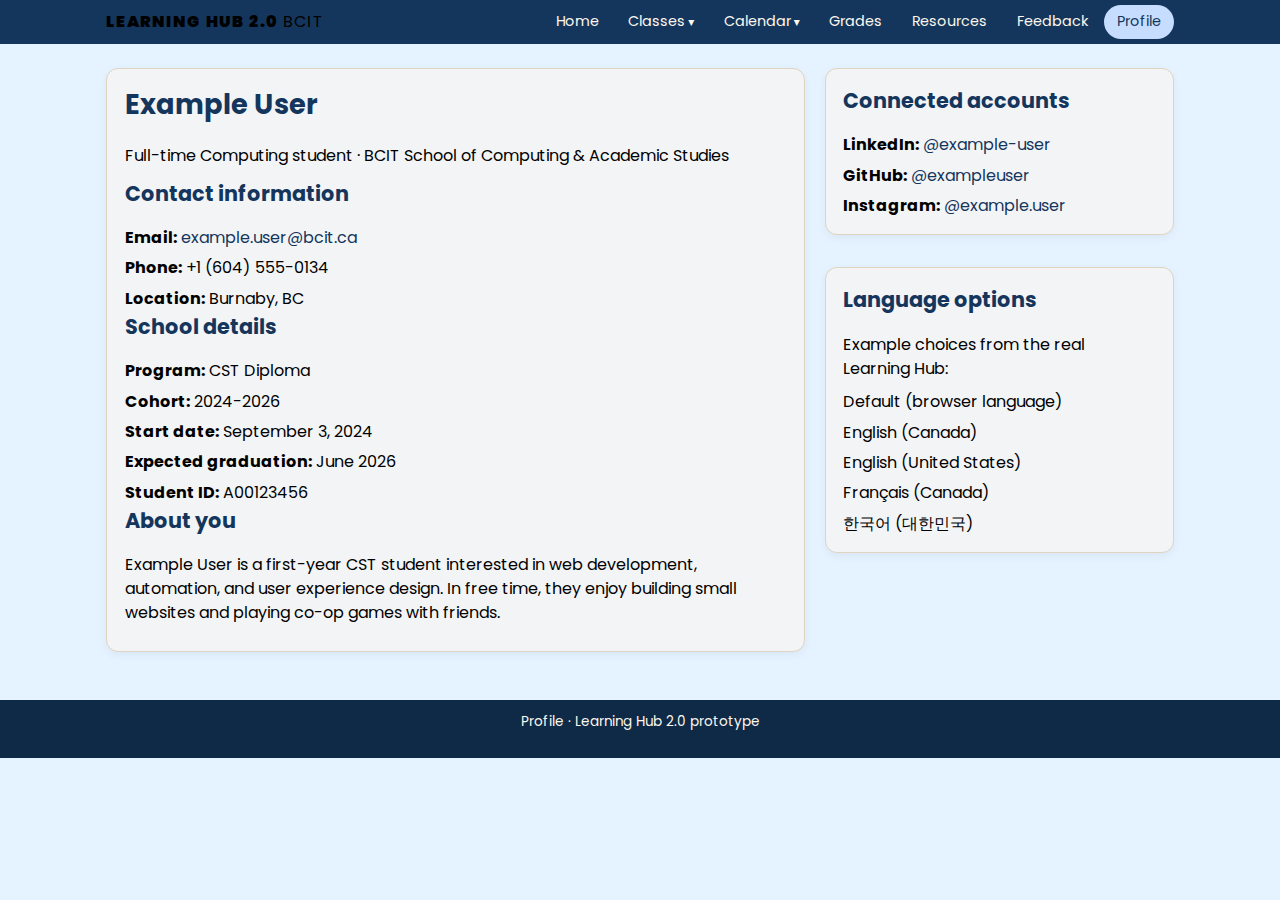
<file: html/profile.html>
<!DOCTYPE html>
<html lang="en">
    <head>
        <meta charset="UTF-8" />
        <title>Learning Hub 2.0 - Profile</title>
        <meta name="viewport" content="width=device-width, initial-scale=1" />
        <link rel="preconnect" href="https://fonts.googleapis.com" />
        <link rel="preconnect" href="https://fonts.gstatic.com" crossorigin />
        <link
            href="https://fonts.googleapis.com/css2?family=Poppins:wght@400;500;600;700&display=swap"
            rel="stylesheet"
        />
        <link rel="stylesheet" href="../styles/styles.css" />
    </head>
    <body>
        <header class="site-header">
            <div class="nav-inner">
                <a href="index.html" class="nav-brand">Learning Hub 2.0 <span>BCIT</span></a>

                <input type="checkbox" id="nav-check" class="nav-check" />
                <label for="nav-check" class="nav-toggle">Menu</label>

                <nav aria-label="Main navigation">
                    <ul class="nav-menu">
                        <li>
                            <a href="index.html">Home</a>
                        </li>

                        <li class="has-sub">
                            <a href="class.html">Classes</a>
                            <ul class="sub-menu">
                                <li><a href="class.html">ACIT 1420 - System Admin</a></li>
                                <li><a href="class.html">ACIT 1515 - Scripting for IT</a></li>
                                <li><a href="class.html">ACIT 1620 - Web Tech</a></li>
                                <li><a href="class.html">ACIT 1630 - Database</a></li>
                                <li><a href="class.html">COMM 1116 - Business Comm</a></li>
                                <li><a href="class.html">ORGB 1100 - Org Behaviour</a></li>
                                <li><a href="class.html">MATH 1310 - Tech Math</a></li>
                            </ul>
                        </li>

                        <li class="has-sub">
                            <a href="calendar.html">Calendar</a>
                            <ul class="sub-menu">
                                <li><a href="index.html#week">Weekly view</a></li>
                                <li><a href="calendar.html">Month view</a></li>
                            </ul>
                        </li>

                        <li>
                            <a href="grades.html">Grades</a>
                        </li>
                        <li>
                            <a href="resources.html">Resources</a>
                        </li>
                        <li>
                            <a href="feedback.html">Feedback</a>
                        </li>
                        <li class="current">
                            <a href="profile.html">Profile</a>
                        </li>
                    </ul>
                </nav>
            </div>
        </header>

        <main>
            <div class="container">
                <section class="profile-grid">
                    <article class="card">
                        <h1>Example User</h1>
                        <p>
                            Full-time Computing student · BCIT School of Computing &amp;
                            Academic Studies
                        </p>

                        <section>
                            <h2>Contact information</h2>
                            <ul class="profile-meta">
                                <li>
                                    <strong>Email:</strong>
                                    <a href="mailto:example.user@bcit.ca">
                                        example.user@bcit.ca
                                    </a>
                                </li>
                                <li>
                                    <strong>Phone:</strong> +1 (604) 555-0134
                                </li>
                                <li>
                                    <strong>Location:</strong> Burnaby, BC
                                </li>
                            </ul>
                        </section>

                        <section>
                            <h2>School details</h2>
                            <ul class="profile-meta">
                                <li>
                                    <strong>Program:</strong> CST Diploma
                                </li>
                                <li>
                                    <strong>Cohort:</strong> 2024-2026
                                </li>
                                <li>
                                    <strong>Start date:</strong> September 3, 2024
                                </li>
                                <li>
                                    <strong>Expected graduation:</strong> June 2026
                                </li>
                                <li>
                                    <strong>Student ID:</strong> A00123456
                                </li>
                            </ul>
                        </section>

                        <section>
                            <h2>About you</h2>
                            <p>
                                Example User is a first-year CST student interested in web
                                development, automation, and user experience design. In free
                                time, they enjoy building small websites and playing co-op games
                                with friends.
                            </p>
                        </section>
                    </article>

                    <aside class="home-right">
                        <section class="card">
                            <h2>Connected accounts</h2>
                            <ul class="profile-meta">
                                <li>
                                    <strong>LinkedIn:</strong> <a href="#!">@example-user</a>
                                </li>
                                <li>
                                    <strong>GitHub:</strong> <a href="#!">@exampleuser</a>
                                </li>
                                <li>
                                    <strong>Instagram:</strong> <a href="#!">@example.user</a>
                                </li>
                            </ul>
                        </section>

                        <section class="card">
                            <h2>Language options</h2>
                            <p>Example choices from the real Learning Hub:</p>
                            <ul class="profile-meta">
                                <li>Default (browser language)</li>
                                <li>English (Canada)</li>
                                <li>English (United States)</li>
                                <li>Français (Canada)</li>
                                <li>한국어 (대한민국)</li>
                            </ul>
                        </section>
                    </aside>
                </section>
            </div>
        </main>

        <footer>
            <p>Profile · Learning Hub 2.0 prototype</p>
        </footer>
    </body>
</html>
</file>
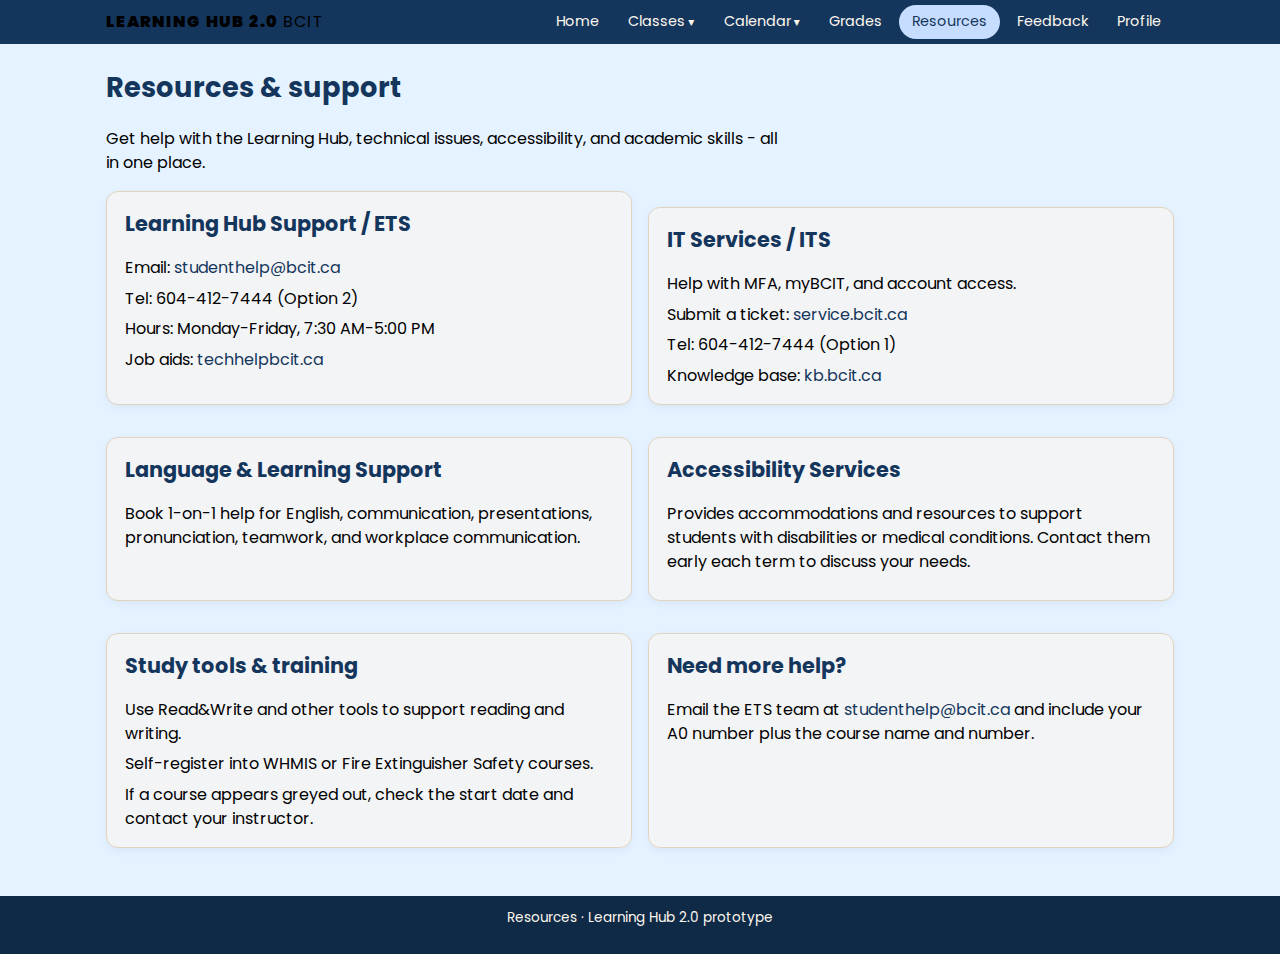
<file: html/resources.html>
<!DOCTYPE html>
<html lang="en">
    <head>
        <meta charset="UTF-8" />
        <title>Learning Hub 2.0 - Resources</title>
        <meta name="viewport" content="width=device-width, initial-scale=1" />
        <link rel="preconnect" href="https://fonts.googleapis.com" />
        <link rel="preconnect" href="https://fonts.gstatic.com" crossorigin />
        <link
            href="https://fonts.googleapis.com/css2?family=Poppins:wght@400;500;600;700&display=swap"
            rel="stylesheet"
        />
        <link rel="stylesheet" href="../styles/styles.css" />
    </head>
    <body>
        <header class="site-header">
            <div class="nav-inner">
                <a href="index.html" class="nav-brand">Learning Hub 2.0 <span>BCIT</span></a>

                <input type="checkbox" id="nav-check" class="nav-check" />
                <label for="nav-check" class="nav-toggle">Menu</label>

                <nav aria-label="Main navigation">
                    <ul class="nav-menu">
                        <li><a href="index.html">Home</a></li>

                        <li class="has-sub">
                            <a href="class.html">Classes</a>
                            <ul class="sub-menu">
                                <li><a href="class.html">ACIT 1420 - System Admin</a></li>
                                <li><a href="class.html">ACIT 1515 - Scripting for IT</a></li>
                                <li><a href="class.html">ACIT 1620 - Web Tech</a></li>
                                <li><a href="class.html">ACIT 1630 - Database</a></li>
                                <li><a href="class.html">COMM 1116 - Business Comm</a></li>
                                <li><a href="class.html">ORGB 1100 - Org Behaviour</a></li>
                                <li><a href="class.html">MATH 1310 - Tech Math</a></li>
                            </ul>
                        </li>

                        <li class="has-sub">
                            <a href="calendar.html">Calendar</a>
                            <ul class="sub-menu">
                                <li><a href="index.html#week">Weekly view</a></li>
                                <li><a href="calendar.html">Month view</a></li>
                            </ul>
                        </li>

                        <li><a href="grades.html">Grades</a></li>
                        <li class="current"><a href="resources.html">Resources</a></li>
                        <li><a href="feedback.html">Feedback</a></li>
                        <li><a href="profile.html">Profile</a></li>
                    </ul>
                </nav>
            </div>
        </header>

        <main>
            <div class="container">
                <section class="hero">
                    <h1>Resources &amp; support</h1>
                    <p>
                        Get help with the Learning Hub, technical issues, accessibility, and
                        academic skills - all in one place.
                    </p>
                </section>

                <section class="resource-grid">
                    <article class="card">
                        <h2>Learning Hub Support / ETS</h2>
                        <ul class="list">
                            <li>Email: <a href="mailto:studenthelp@bcit.ca">studenthelp@bcit.ca</a></li>
                            <li>Tel: 604-412-7444 (Option 2)</li>
                            <li>Hours: Monday-Friday, 7:30 AM-5:00 PM</li>
                            <li>Job aids: <a href="#!">techhelpbcit.ca</a></li>
                        </ul>
                    </article>

                    <article class="card">
                        <h2>IT Services / ITS</h2>
                        <ul class="list">
                            <li>Help with MFA, myBCIT, and account access.</li>
                            <li>Submit a ticket: <a href="#!">service.bcit.ca</a></li>
                            <li>Tel: 604-412-7444 (Option 1)</li>
                            <li>Knowledge base: <a href="#!">kb.bcit.ca</a></li>
                        </ul>
                    </article>

                    <article class="card">
                        <h2>Language &amp; Learning Support</h2>
                        <p>
                            Book 1-on-1 help for English, communication, presentations,
                            pronunciation, teamwork, and workplace communication.
                        </p>
                    </article>

                    <article class="card">
                        <h2>Accessibility Services</h2>
                        <p>
                            Provides accommodations and resources to support students with
                            disabilities or medical conditions. Contact them early each term to
                            discuss your needs.
                        </p>
                    </article>

                    <article class="card">
                        <h2>Study tools &amp; training</h2>
                        <ul class="list">
                            <li>Use Read&amp;Write and other tools to support reading and writing.</li>
                            <li>Self-register into WHMIS or Fire Extinguisher Safety courses.</li>
                            <li>
                                If a course appears greyed out, check the start date and contact your
                                instructor.
                            </li>
                        </ul>
                    </article>

                    <article class="card">
                        <h2>Need more help?</h2>
                        <p>
                            Email the ETS team at
                            <a href="mailto:studenthelp@bcit.ca">studenthelp@bcit.ca</a> and
                            include your A0 number plus the course name and number.
                        </p>
                    </article>
                </section>
            </div>
        </main>

        <footer>
            <p>Resources · Learning Hub 2.0 prototype</p>
        </footer>
    </body>
</html>
</file>
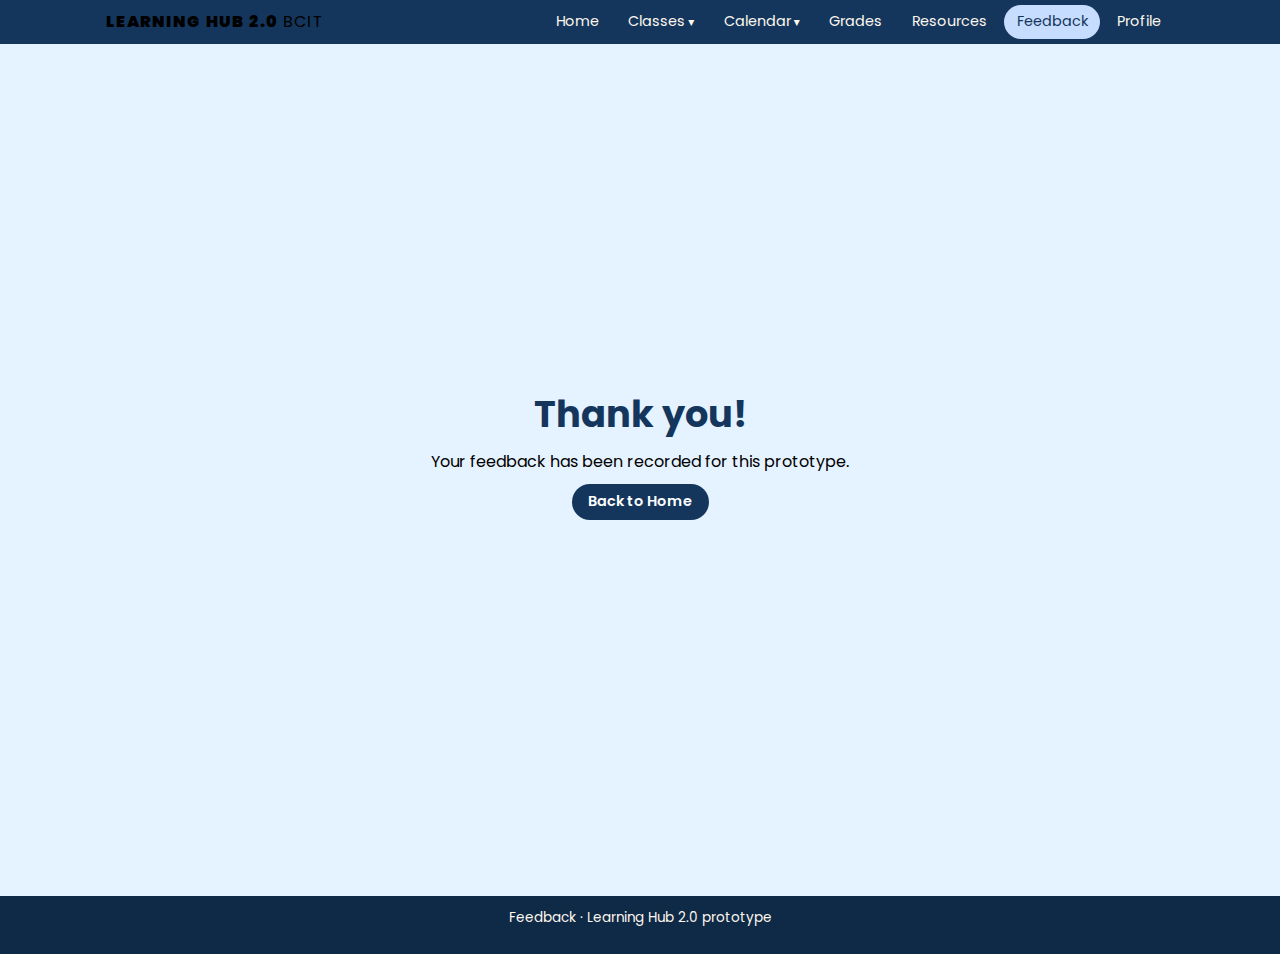
<file: html/thankyou.html>
<!DOCTYPE html>
<html lang="en">
    <head>
        <meta charset="UTF-8" />
        <title>Learning Hub 2.0 - Thank you</title>
        <meta name="viewport" content="width=device-width, initial-scale=1" />
        <link rel="preconnect" href="https://fonts.googleapis.com" />
        <link rel="preconnect" href="https://fonts.gstatic.com" crossorigin />
        <link
            href="https://fonts.googleapis.com/css2?family=Poppins:wght@400;500;600;700&display=swap"
            rel="stylesheet"
        />
        <link rel="stylesheet" href="../styles/styles.css" />
        <style>
            .thankyou-page {
                min-height: calc(100vh - 120px); 
                display: flex;
                align-items: center;
                justify-content: center;
                text-align: center;
            }
            .thankyou-page h1 {
                font-size: 2.3rem;
                margin-bottom: 0.5rem;
            }
            .thankyou-page p {
                font-size: 1rem;
            }
        </style>
    </head>
    <body>
       
        <header class="site-header">
            <div class="nav-inner">
                <a href="index.html" class="nav-brand">Learning Hub 2.0 <span>BCIT</span></a>

                <input type="checkbox" id="nav-check" class="nav-check" />
                <label for="nav-check" class="nav-toggle">Menu</label>

                <nav aria-label="Main navigation">
                    <ul class="nav-menu">
                        <li><a href="index.html">Home</a></li>
                        <li class="has-sub">
                            <a href="class.html">Classes</a>
                            <ul class="sub-menu">
                                <li><a href="class.html">ACIT 1420 - System Admin</a></li>
                                <li><a href="class.html">ACIT 1515 - Scripting for IT</a></li>
                                <li><a href="class.html">ACIT 1620 - Web Tech</a></li>
                                <li><a href="class.html">ACIT 1630 - Database</a></li>
                                <li><a href="class.html">COMM 1116 - Business Comm</a></li>
                                <li><a href="class.html">ORGB 1100 - Org Behaviour</a></li>
                                <li><a href="class.html">MATH 1310 - Tech Math</a></li>
                            </ul>
                        </li>
                        <li class="has-sub">
                            <a href="calendar.html">Calendar</a>
                            <ul class="sub-menu">
                                <li><a href="index.html#week">Weekly view</a></li>
                                <li><a href="calendar.html">Month view</a></li>
                            </ul>
                        </li>
                        <li><a href="grades.html">Grades</a></li>
                        <li><a href="resources.html">Resources</a></li>
                        <li class="current"><a href="feedback.html">Feedback</a></li>
                        <li><a href="profile.html">Profile</a></li>
                    </ul>
                </nav>
            </div>
        </header>

        <main>
            <div class="container thankyou-page">
                <div>
                    <h1>Thank you!</h1>
                    <p>Your feedback has been recorded for this prototype.</p>
                    <p><a href="index.html" class="btn">Back to Home</a></p>
                </div>
            </div>
        </main>

        <footer>
            <p>Feedback · Learning Hub 2.0 prototype</p>
        </footer>
    </body>
</html>
</file>
<file: styles/styles.css>
/* ============ Basic reset & colors ============ */

*,
*::before,
*::after {
  box-sizing: border-box;
}

:root {
  --bg: #e5f2ff;
  --bg-alt: #d6e4ff;
  --brown-dark: #14365c;
  --brown: #0f2a46;
  --cream: #f3f4f6;
  --accent: #14365c;
  --accent-soft: #c7ddff;
  --text: #000000;
}

body {
  margin: 0;
  font-family: "Poppins", system-ui, -apple-system, BlinkMacSystemFont,
    "Segoe UI", sans-serif;
  font-size: 16px;
  line-height: 1.5;
  background-color: var(--bg);
  color: var(--text);
}

img {
  max-width: 100%;
  display: block;
}

a {
  color: var(--brown-dark);
  text-decoration: none;
}

a:hover,
a:focus {
  color: var(--accent);
}

/* ============ Layout helpers ============ */

.container {
  max-width: 1100px;
  margin: 0 auto;
  padding: 0 1rem;
}

main {
  padding: 1.5rem 0 3rem;
}

h1,
h2,
h3 {
  margin-top: 0;
  color: var(--brown-dark);
}

h1 {
  font-size: 1.7rem;
}

h2 {
  font-size: 1.3rem;
}

h3 {
  font-size: 1.05rem;
}

p {
  margin: 0 0 0.6rem;
}

/* ============ Header & nav ============ */

.site-header {
  background-color: var(--brown-dark);
  color: #fff;
  position: sticky;
  top: 0;
  z-index: 999;
}

.nav-inner {
  max-width: 1100px;
  margin: 0 auto;
  padding: 0.3rem 1rem;
  display: flex;
  align-items: center;
  gap: 0.75rem;
}



.nav-brand {
  font-weight: 1000;
  text-transform: uppercase;
  letter-spacing: 0.08em;
  font-size: 1,9rem;
  color: black;
}

.nav-brand:hover,
.nav-brand:focus {
  color: #ffffff !important; /* stays white on hover */
  text-decoration: none;
}

.nav-brand span {
  font-weight: 400;
}

/* hamburger checkbox */
.nav-check {
  display: none;
}

.nav-toggle {
  display: none;
  border: 1px solid black;
  border-radius: 4px;
  padding: 0.25rem 0.45rem;
  font-size: 0.9rem;
  background: transparent;
  color: black;
  cursor: pointer;
}

.nav-toggle::before {
  content: "☰";
  margin-right: 0.25rem;
}

/* nav menu */

nav {
  margin-left: auto;
}

.nav-menu {
  list-style: none;
  display: flex;
  margin: 0;
  padding: 0;
  gap: 0.25rem;
}

.nav-menu li {
  position: relative;
}

.nav-menu > li > a {
  display: block;
  padding: 0.4rem 0.8rem;
  border-radius: 999px;
  font-size: 0.9rem;
  color: #fdf7ee;
}

.nav-menu > li > a:hover,
.nav-menu > li > a:focus {
  background-color: var(--accent-soft);
  color: var(--brown-dark);
}

.nav-menu .current > a {
  background-color: var(--accent-soft);
  color: var(--brown-dark);
}

/* dropdowns */

.has-sub > a::after {
  content: " ▾";
  font-size: 0.75rem;
}

.sub-menu {
  list-style: none;
  padding: 0.4rem 0;
  margin: 0;
  position: absolute;
  top: 100%;
  left: 0;
  min-width: 200px;
  background-color: var(--cream);
  border-radius: 0.5rem;
  box-shadow: 0 4px 12px rgba(0, 0, 0, 0.15);
  display: none;
  z-index: 10;
}

.sub-menu li a {
  display: block;
  padding: 0.35rem 0.8rem;
  font-size: 0.9rem;
  color: var(--text);
}

.sub-menu li a:hover,
.sub-menu li a:focus {
  background-color: var(--bg-alt);
}

.has-sub:hover .sub-menu,
.has-sub:focus-within .sub-menu {
  display: block;
}

/* ============ Generic cards & badges ============ */

.hero {
  margin-bottom: 1rem;
}

.hero p {
  max-width: 42rem;
}

.card {
  background-color: var(--cream);
  border-radius: 0.75rem;
  padding: 1rem 1.1rem;
  box-shadow: 0 3px 10px rgba(0, 0, 0, 0.05);
  border: 1px solid #e0d3c0;
}

.card + .card {
  margin-top: 1rem;
}

.badge {
  display: inline-block;
  padding: 0.1rem 0.5rem;
  border-radius: 999px;
  font-size: 0.75rem;
  background-color: var(--accent-soft);
  color: var(--brown-dark);
}

/* simple lists */
.list {
  list-style: none;
  padding: 0;
  margin: 0;
}

.list li + li {
  margin-top: 0.4rem;
}

/* ============ Home page ============ */

.home-main {
  display: grid;
  grid-template-columns: 2fr 1fr;
  gap: 1.25rem;
  align-items: flex-start;
}

.home-right {
  display: flex;
  flex-direction: column;
  gap: 1rem;
}

.class-grid {
  display: grid;
  grid-template-columns: repeat(2, minmax(0, 1fr));
  gap: 0.75rem;
}

.class-item {
  border-radius: 0.6rem;
  padding: 0.8rem 0.85rem;
  border: 1px solid #e0d3c0;
  background-color: #fffdf8;
  transition: transform 0.15s ease-out, box-shadow 0.15s ease-out,
    border-color 0.15s ease-out;
}

.class-item:hover,
.class-item:focus-within {
  transform: translateY(-2px);
  border-color: var(--accent);
  box-shadow: 0 4px 12px rgba(0, 0, 0, 0.1);
}

.class-item-title {
  margin-bottom: 0.1rem;
}

/* Weekly calendar */

#week {
  margin-top: 1.5rem;
}


.week-grid {
  display: grid;
  grid-template-columns: repeat(7, minmax(0, 1fr));
  gap: 0.6rem;
  font-size: 1rem;
}

.week-day {
  text-align: center;
  font-weight: 600;
  color: var(--brown);
}

.week-cell {
  background-color: #fffdf8;
  border-radius: 0.5rem;
  padding: 0.8rem 0.9rem;
  border: 1px solid #e0d3c0;
  min-height: 90px;
}

.week-date {
  font-weight: 600;
  font-size: 1.1rem;
}

.week-label {
  display: block;
  font-size: 0.9rem;
}

/* ============ Class page ============ */

.class-layout {
  display: grid;
  grid-template-columns: 2fr 1fr;
  gap: 1.25rem;
  align-items: flex-start;
}

.feed-list {
  list-style: none;
  padding: 0;
  margin: 0;
}

.feed-list li + li {
  margin-top: 0.6rem;
  border-top: 1px solid #e5d8c8;
  padding-top: 0.6rem;
}

/* ============ Profile page ============ */

.profile-grid {
  display: grid;
  grid-template-columns: 2fr 1fr;
  gap: 1.25rem;
}

.profile-meta {
  list-style: none;
  padding: 0;
  margin: 0;
}

.profile-meta li + li {
  margin-top: 0.4rem;
}

/* ============ Resources page ============ */

.resource-grid {
  display: grid;
  grid-template-columns: repeat(2, minmax(0, 1fr));
  gap: 1rem;
}

/* ============ Grades page ============ */

.grades-table {
  width: 100%;
  border-collapse: collapse;
  font-size: 0.9rem;
}

.grades-table caption {
  text-align: left;
  margin-bottom: 0.5rem;
  font-weight: 600;
}

.grades-table th,
.grades-table td {
  border-bottom: 1px solid #e0d3c0;
  padding: 0.5rem 0.4rem;
  text-align: left;
}

.grades-table th {
  font-size: 0.8rem;
  text-transform: uppercase;
  letter-spacing: 0.06em;
  color: var(--brown);
}

.grade-good {
  color: #128a4a;
  font-weight: 600;
}

.grade-ok {
  color: #c78100;
  font-weight: 600;
}

.grade-low {
  color: #b91c1c;
  font-weight: 600;
}

.feedback-page {
  display: flex;
  flex-direction: column;
  align-items: center;
  gap: 1.5rem;
}

.feedback-page .hero {
  text-align: center;
}

.feedback-page .card {
  width: 100%;
  max-width: 520px;
}

/* ============ Month calendar page ============ */

.month-grid {
  display: grid;
  grid-template-columns: repeat(7, minmax(0, 1fr));
  gap: 0.4rem;
  font-size: 0.8rem;
}

.month-day-label {
  text-align: center;
  font-weight: 600;
  color: var(--brown);
}

.month-cell {
  background-color: #fffdf8;
  border-radius: 0.5rem;
  padding: 0.35rem 0.4rem;
  border: 1px solid #e0d3c0;
  min-height: 70px;
}

.month-date {
  font-weight: 600;
  font-size: 0.8rem;
}

.month-item {
  display: block;
  margin-top: 0.2rem;
  font-size: 0.75rem;
}

.month-item.quiz {
  color: #b91c1c;
}

.month-item.project {
  color: #9a3412;
}

.month-item.hw {
  color: #0369a1;
}

/* ============ Feedback form ============ */

form {
  max-width: 520px;
}

.form-row {
  margin-bottom: 0.75rem;
}

label {
  display: block;
  font-weight: 500;
  margin-bottom: 0.2rem;
}

input[type="text"],
input[type="email"],
select,
textarea {
  width: 100%;
  padding: 0.4rem 0.5rem;
  border-radius: 0.3rem;
  border: 1px solid #c5d2e8;
  font: inherit;
  background-color: #fffdf8;
}

textarea {
  min-height: 80px;
  resize: vertical;
}

input:focus,
select:focus,
textarea:focus {
  outline: 2px solid var(--accent);
  outline-offset: 1px;
}

/* Buttons */

button,
.btn {
  display: inline-block;
  padding: 0.45rem 1rem;
  border-radius: 999px;
  border: none;
  background-color: var(--accent);
  color: #fff;
  font-weight: 600;
  font-size: 0.9rem;
  cursor: pointer;
}

button:hover,
button:focus,
.btn:hover,
.btn:focus {
  background-color: #a86128;
}

/* ============ Footer ============ */

footer {
  background-color: var(--brown);
  color: #fdf7ee;
  text-align: center;
  padding: 0.75rem 1rem 1rem;
  font-size: 0.85rem;
}

/* ============ Responsive ============ */

@media (max-width: 900px) {
  .home-main,
    .class-layout,
    .profile-grid,
    .resource-grid {
    grid-template-columns: 1fr;
  }

  .class-grid {
    grid-template-columns: 1fr;
  }
}

@media (max-width: 768px) {
  .nav-inner {
    flex-wrap: wrap;
  }

  nav {
    width: 100%;
  }

  .nav-toggle {
    display: block;
    margin-left: auto;
  }

  .nav-menu {
    display: none;
    flex-direction: column;
    width: 100%;
    margin-top: 0.4rem;
    padding-bottom: 0.4rem;
  }

  .nav-menu > li > a {
    padding: 0.45rem 0.65rem;
  }

  .nav-menu .sub-menu {
    position: static;
    background-color: #c7ddff;
    box-shadow: none;
    border-radius: 0.6rem;
  }

  .nav-menu .sub-menu li a {
    color: #000000;
    padding-left: 1.5rem;
  }

  /* show menu when checkbox is checked */
  .nav-check:checked + .nav-toggle + nav .nav-menu {
    display: flex;
  }

  .week-grid {
    grid-template-columns: repeat(7, minmax(80px, 1fr));
    gap: 0.6rem;
    overflow-x: auto;
  }

  
}

@media (max-width: 640px) {
  body {
    font-size: 15px;
  }

  .month-grid {
    grid-template-columns: repeat(7, minmax(80px, 1fr));
    overflow-x: auto;
  }
}

/* Responsive grades table: stacked cards on small screens */

@media (max-width: 720px) {
  .grades-table thead {
    display: none;
  }

  

  .grades-table,
  .grades-table tbody,
  .grades-table tr,
  .grades-table td,
  .grades-table th {
    display: block;
    width: 100%;
  }

  .grades-table tr {
    margin-bottom: 0.9rem;
    border: 1px solid #e0d3c0;
    border-radius: 0.6rem;
    padding: 0.4rem 0.5rem;
    background-color: #fffdf8;
  }

  .grades-table th {
    font-size: 1rem;
    text-transform: none;
    letter-spacing: normal;
    background-color: var(--bg-alt);
  }

  .grades-table td {
    border-bottom: none;
  }

  .grades-table td::before {
    content: attr(data-label);
    display: block;
    font-weight: 600;
    font-size: 0.8rem;
    color: var(--brown);
  }
}
</file>
